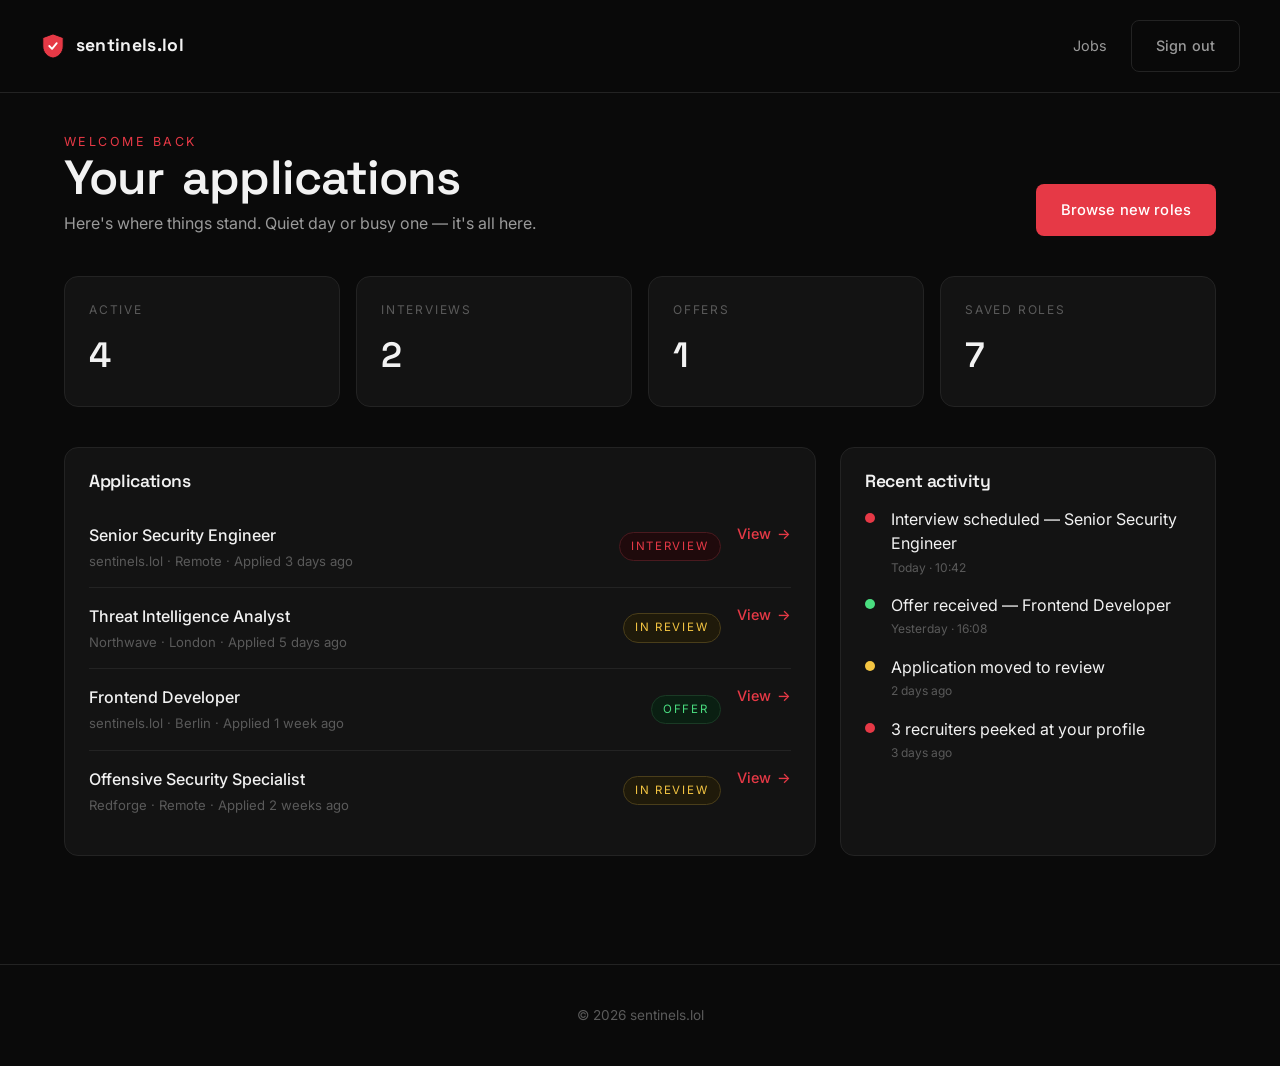
<file: pages/dashboard.html>
<!doctype html>
<html lang="en">
<head>
  <meta charset="utf-8" />
  <meta name="viewport" content="width=device-width,initial-scale=1" />
  <title>Dashboard — sentinels.lol</title>
  <link rel="stylesheet" href="../css/styles.css" />
  <link rel="stylesheet" href="../css/dashboard.css" />
</head>
<body>
  <nav class="nav">
    <div class="nav-inner">
      <a href="../index.html" class="brand">
        <svg viewBox="0 0 24 28" fill="none" xmlns="http://www.w3.org/2000/svg">
          <path d="M12 1 L23 5 V14 C23 21 18 26 12 27 C6 26 1 21 1 14 V5 Z" fill="#e63946" stroke="#0a0a0a" stroke-width="1"/>
          <path d="M8 14 L11 17 L16 11" stroke="#fff" stroke-width="2" fill="none" stroke-linecap="round" stroke-linejoin="round"/>
        </svg>
        sentinels.lol
      </a>
      <div class="nav-links">
        <a href="../index.html#jobs">Jobs</a>
        <a href="../index.html" class="btn btn-ghost">Sign out</a>
      </div>
    </div>
  </nav>

  
  <main class="container dash-wrap">
    <div class="dash-header">
      <div>
        <span class="kicker" style="display:inline-block;font-size:.78rem;text-transform:uppercase;letter-spacing:.2em;color:var(--accent);">Welcome back</span>
        <h1>Your <span class="highlight">applications</span></h1>
        <p>Here's where things stand. Quiet day or busy one — it's all here.</p>
      </div>
      <a href="../index.html#jobs" class="btn btn-primary">Browse new roles</a>
    </div>

    <section class="kpi-row">
      <div class="kpi"><div class="lbl">Active</div><div class="val">4</div></div>
      <div class="kpi"><div class="lbl">Interviews</div><div class="val">2</div></div>
      <div class="kpi"><div class="lbl">Offers</div><div class="val">1</div></div>
      <div class="kpi"><div class="lbl">Saved roles</div><div class="val">7</div></div>
    </section>

    <section class="dash-grid">
      <div class="panel">
        <h3>Applications</h3>
        <div class="app-row">
          <div><div class="title">Senior Security Engineer</div><div class="sub">sentinels.lol · Remote · Applied 3 days ago</div></div>
          <span class="status interview">Interview</span>
          <a class="apply-link">View</a>
        </div>
        <div class="app-row">
          <div><div class="title">Threat Intelligence Analyst</div><div class="sub">Northwave · London · Applied 5 days ago</div></div>
          <span class="status review">In review</span>
          <a class="apply-link">View</a>
        </div>
        <div class="app-row">
          <div><div class="title">Frontend Developer</div><div class="sub">sentinels.lol · Berlin · Applied 1 week ago</div></div>
          <span class="status offer">Offer</span>
          <a class="apply-link">View</a>
        </div>
        <div class="app-row">
          <div><div class="title">Offensive Security Specialist</div><div class="sub">Redforge · Remote · Applied 2 weeks ago</div></div>
          <span class="status review">In review</span>
          <a class="apply-link">View</a>
        </div>
      </div>

      <div class="panel">
        <h3>Recent activity</h3>
        <div class="timeline">
          <div class="tl-item">
            <div class="tl-dot"></div>
            <div>
              <div>Interview scheduled — Senior Security Engineer</div>
              <div class="when">Today · 10:42</div>
            </div>
          </div>
          <div class="tl-item">
            <div class="tl-dot" style="background:#4ade80"></div>
            <div>
              <div>Offer received — Frontend Developer</div>
              <div class="when">Yesterday · 16:08</div>
            </div>
          </div>
          <div class="tl-item">
            <div class="tl-dot" style="background:#f4c542"></div>
            <div>
              <div>Application moved to review</div>
              <div class="when">2 days ago</div>
            </div>
          </div>
          <div class="tl-item">
            <div class="tl-dot"></div>
            <div>
              <div>3 recruiters peeked at your profile</div>
              <div class="when">3 days ago</div>
            </div>
          </div>
        </div>
      </div>
    </section>
  </main>

  <footer class="footer">© <span data-year></span> sentinels.lol</footer>

  <script src="../js/main.js"></script>
  <script src="../js/navigation.js"></script>
</body>
</html>
</file>
<file: css/styles.css>
@import url("https://fonts.googleapis.com/css2?family=Inter:wght@300;400;500;600;700&family=Space+Grotesk:wght@400;500;600;700&display=swap");
@import url("./variables.css");
@import url("./layout.css");
@import url("./components.css");
@import url("./animations.css");
@import url("./responsive.css");

* {
  box-sizing: border-box;
  margin: 0;
  padding: 0;
}

html {
  scroll-behavior: auto;
  background: var(--bg);
}

body {
  font-family: var(--font-body);
  background: var(--bg);
  color: var(--fg);
  -webkit-font-smoothing: antialiased;
  text-rendering: optimizeLegibility;
  overflow-x: hidden;
  line-height: 1.55;
}

a {
  color: inherit;
  text-decoration: none;
}

button {
  font-family: inherit;
}

img, svg { display: block; max-width: 100%; }

::selection { background: var(--accent); color: #fff; }

h1, h2, h3, h4 {
  font-family: var(--font-display);
  font-weight: 600;
  letter-spacing: -0.02em;
  line-height: 1.05;
}

p { color: var(--fg-dim); }

section { position: relative; }
</file>
<file: css/dashboard.css>
.dash-wrap { padding-top: 8rem; min-height: 100vh; }
.dash-header {
  display: flex; justify-content: space-between; align-items: flex-end;
  margin-bottom: var(--space-4);
  flex-wrap: wrap; gap: var(--space-2);
}
.dash-header h1 { font-size: clamp(2rem, 4vw, 3rem); }
.dash-header p { color: var(--fg-dim); margin-top: .5rem; }

.kpi-row {
  display: grid;
  grid-template-columns: repeat(4, 1fr);
  gap: var(--space-2);
  margin-bottom: var(--space-4);
}
.kpi {
  padding: var(--space-3);
  background: var(--bg-elev);
  border: 1px solid var(--border);
  border-radius: var(--radius);
}
.kpi .lbl { font-size: 0.75rem; text-transform: uppercase; letter-spacing: 0.15em; color: var(--fg-mute); }
.kpi .val { font-family: var(--font-display); font-size: 2.2rem; font-weight: 600; margin-top: .5rem; }
.kpi .delta { display: none; }

.dash-grid {
  display: grid;
  grid-template-columns: 2fr 1fr;
  gap: var(--space-3);
}
.panel {
  background: var(--bg-elev);
  border: 1px solid var(--border);
  border-radius: var(--radius);
  padding: var(--space-3);
}
.panel h3 { margin-bottom: var(--space-2); font-size: 1.1rem; }

.app-row {
  display: grid;
  grid-template-columns: 1fr auto auto;
  gap: var(--space-2);
  padding: 1rem 0;
  border-bottom: 1px solid var(--border);
  align-items: center;
}
.app-row:last-child { border-bottom: none; }
.app-row .title { font-weight: 500; }
.app-row .sub { font-size: .82rem; color: var(--fg-mute); margin-top: .2rem; }
.status {
  font-size: .72rem; text-transform: uppercase; letter-spacing: 0.15em;
  padding: .3rem .7rem; border-radius: 999px; border: 1px solid var(--border);
}
.status.review { color: #f4c542; border-color: #4a3e1a; background: #1f1a0a; }
.status.interview { color: var(--accent); border-color: #4a1a1f; background: #1f0a0c; }
.status.offer { color: #4ade80; border-color: #1a3a25; background: #0a1f12; }
.status.rejected { color: var(--fg-mute); }

.timeline { display: flex; flex-direction: column; gap: var(--space-2); }
.tl-item { display: flex; gap: var(--space-2); }
.tl-dot { width: 10px; height: 10px; border-radius: 50%; background: var(--accent); margin-top: 6px; flex-shrink: 0; }
.tl-item .when { font-size: .75rem; color: var(--fg-mute); margin-top: .15rem; }

@media (max-width: 960px) {
  .kpi-row { grid-template-columns: repeat(2, 1fr); }
  .dash-grid { grid-template-columns: 1fr; }
}
</file>
